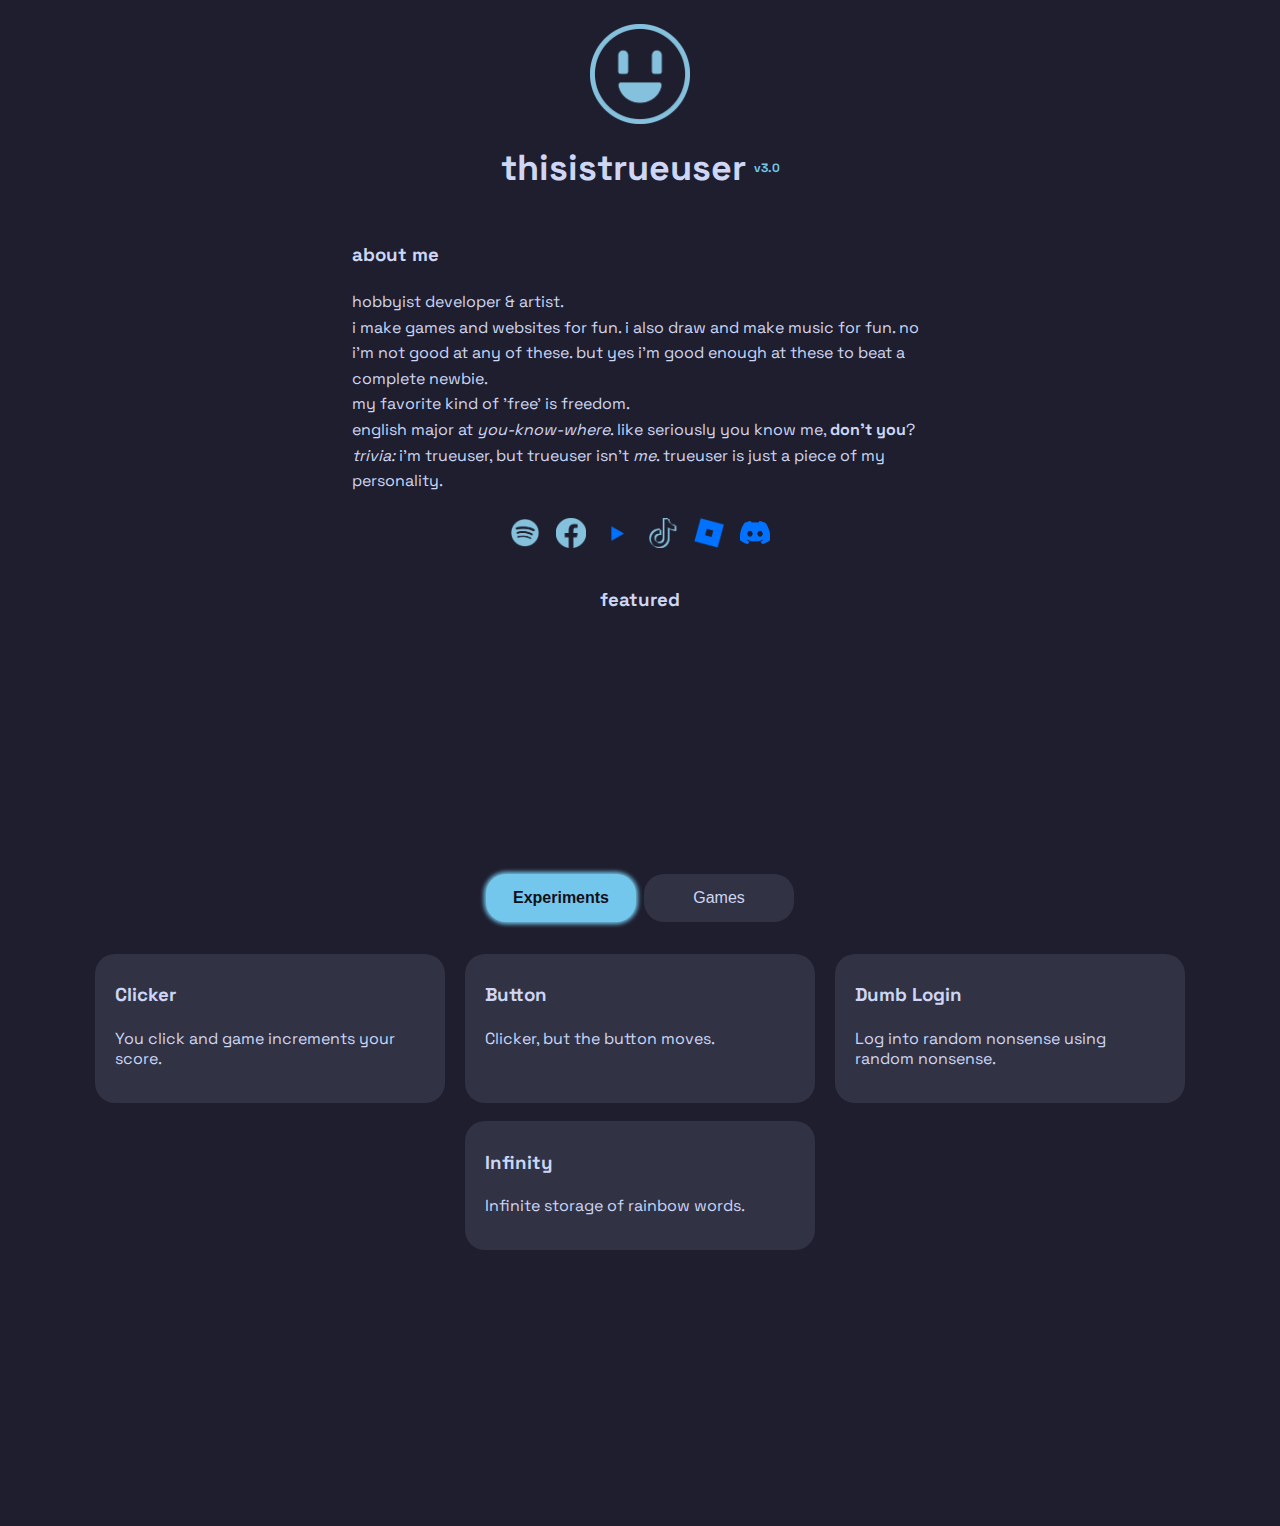
<file: index.html>
<!DOCTYPE html>
<html lang="en">
<head>
  <meta charset="UTF-8" />
  <meta name="viewport" content="width=device-width, initial-scale=1.0" />
  <title>thisistrueuser</title>
  <link rel="icon" href="/truef.png" id="icon" />
  <link rel="stylesheet" href="./style.css" />
</head>
<body>
  <main>
    <section id="about">
      <img src="truef.png" id="icon" onclick="playTomSound()" alt="trueuser avatar" height="100" width="100" />
      <audio id="tom" src="/tom.mp3" preload="auto"></audio>
      <header>
        <h1>
          thisistrueuser 
          <a href="/updates" class="version">v3.0</a>
        </h1>
      </header>
<div id="intro">
  <h3 id="thisistrueuser">about me</h3>
  hobbyist developer &amp; artist.<br>
  i make games and websites for fun. i also draw and make music for fun. no i’m not good at any of these. but yes i’m good enough at these to beat a complete newbie.<br>
  my favorite kind of 'free' is freedom.<br>
  english major at <em>you-know-where</em>. like seriously you know me, <strong>don’t you</strong>?<br>
  <em>trivia:</em> i’m trueuser, but trueuser isn’t <em>me</em>. trueuser is just a piece of my personality.
</div>
      <div id="socials">
        <a href="https://open.spotify.com/artist/2CdAaUHnsANywMCur3fBWU?si=M23_sSGZT_yMWt11JUipRA"><img src="/spotify.png" alt="Spotify" height="30" width="30" /></a>
        <a href="https://facebook.com/istrueuser"><img src="/facebook.png" alt="Facebook" height="30" width="30" /></a>
        <a href="https://youtube.com/thisistrueuser"><img src="/youtube.png" alt="YouTube" height="30" width="30" /></a>
        <a href="https://tiktok.com/@istrueuer"><img src="/tiktok.png" alt="TikTok" height="30" width="30" /></a>
        <a href="https://roblox.com/groups/8911797/trueusers-room#!/"><img src="/roblox.png" alt="Roblox" height="30" width="30" /></a>
        <a href="/discord"><img src="/disc.png" alt="Discord" height="30" width="30" /></a>
      </div>
          <h3>featured</h3>
        <div id="socials">
<iframe style="border-radius:12px" src="https://open.spotify.com/embed/album/5tGALJlcFVIVWscPeKa6l5?utm_source=generator" width="100%" height="152" frameBorder="0" allowfullscreen="" allow="autoplay; clipboard-write; encrypted-media; fullscreen; picture-in-picture" loading="lazy"></iframe>
        </div>
    </section>

<section id="projects">
  <div id="project-nav">
    <button id="expBtn" class="button active">Experiments</button>
    <button id="gamesBtn" class="button">Games</button>
  </div>
 <div class="slide-container">
  <div class="slider">
  <div id="experiments" class="card-grid">
    <a href="/clicker" class="card">
      <div><h3>Clicker</h3><p>You click and game increments your score.</p></div>
    </a>
    <a href="/button" class="card">
      <div><h3>Button</h3><p>Clicker, but the button moves.</p></div>
    </a>
    <a href="/login" class="card">
      <div><h3>Dumb Login</h3><p>Log into random nonsense using random nonsense.</p></div>
    </a>
    <a href="/inf" class="card">
      <div><h3>Infinity</h3><p>Infinite storage of rainbow words.</p></div>
    </a>
  </div>

  <div id="games" class="card-grid">
    <a href="/tank" class="card">
      <div><h3>the tankening</h3><p>Web-based Artillery game using PixiJS. (wip)</p></div>
    </a>
    <a href="/discord" class="card">
      <div><h3>BLEP<span class="highlight">Y</span></h3><p>Cave divers when uh... Join the Discord.</p></div>
    </a>
    <a href="https://tsq.itch.io/shooter" class="card">
      <div><h3>The Ultimate Shooting Game</h3><p>Ever wanted to shoot angry red blobs?</p></div>
    </a>
    <a href="https://tsq.itch.io/simdotexe" class="card">
      <div><h3>simulation.exe</h3><p>Short surreal adventure made in PowerPoint.</p></div>
    </a>
    <a href="https://tsq.itch.io/blepyjam" class="card">
      <div><h3>Blepy's Adventure</h3><p>Puzzle-platformer with a friend! For GMC Jam 46.</p></div>
    </a>
  </div>
    </div>
    </div>
</section>

  </main>

  <script>
    const expBtn = document.getElementById("expBtn");
    const gamesBtn = document.getElementById("gamesBtn");
    const experiments = document.getElementById("experiments");
    const games = document.getElementById("games");
      
expBtn.onclick = () => {
  document.querySelector(".slider").style.transform = "translateX(0%)";
  expBtn.classList.add("active");
  gamesBtn.classList.remove("active");
};

gamesBtn.onclick = () => {
  document.querySelector(".slider").style.transform = "translateX(-50%)";
  gamesBtn.classList.add("active");
  expBtn.classList.remove("active");
};

// Default view
expBtn.click();
      
      let man = document.cookie;
if (man == "null_medal=true") {document.getElementById("icon").href = "/trueg.png";}
      
let tomBuffer = null;

async function playTomSound() {
  const AudioCtx = window.AudioContext || window.webkitAudioContext;
  const audioCtx = new AudioCtx();

  if (audioCtx.state === 'suspended') await audioCtx.resume();

  if (!tomBuffer) {
    const res = await fetch('/tom.mp3');
    const arrayBuf = await res.arrayBuffer();
    tomBuffer = await audioCtx.decodeAudioData(arrayBuf);
  }

  const source = audioCtx.createBufferSource();
  source.buffer = tomBuffer;
  source.playbackRate.value = Math.random()/2 + 0.5;
  source.connect(audioCtx.destination);
  source.start(0);
}
  </script>
</body>
</html>

<div style="height: 200px; display: flex; justify-content: center; align-items: flex-end; padding-bottom: 50px;">
</div>
</file>
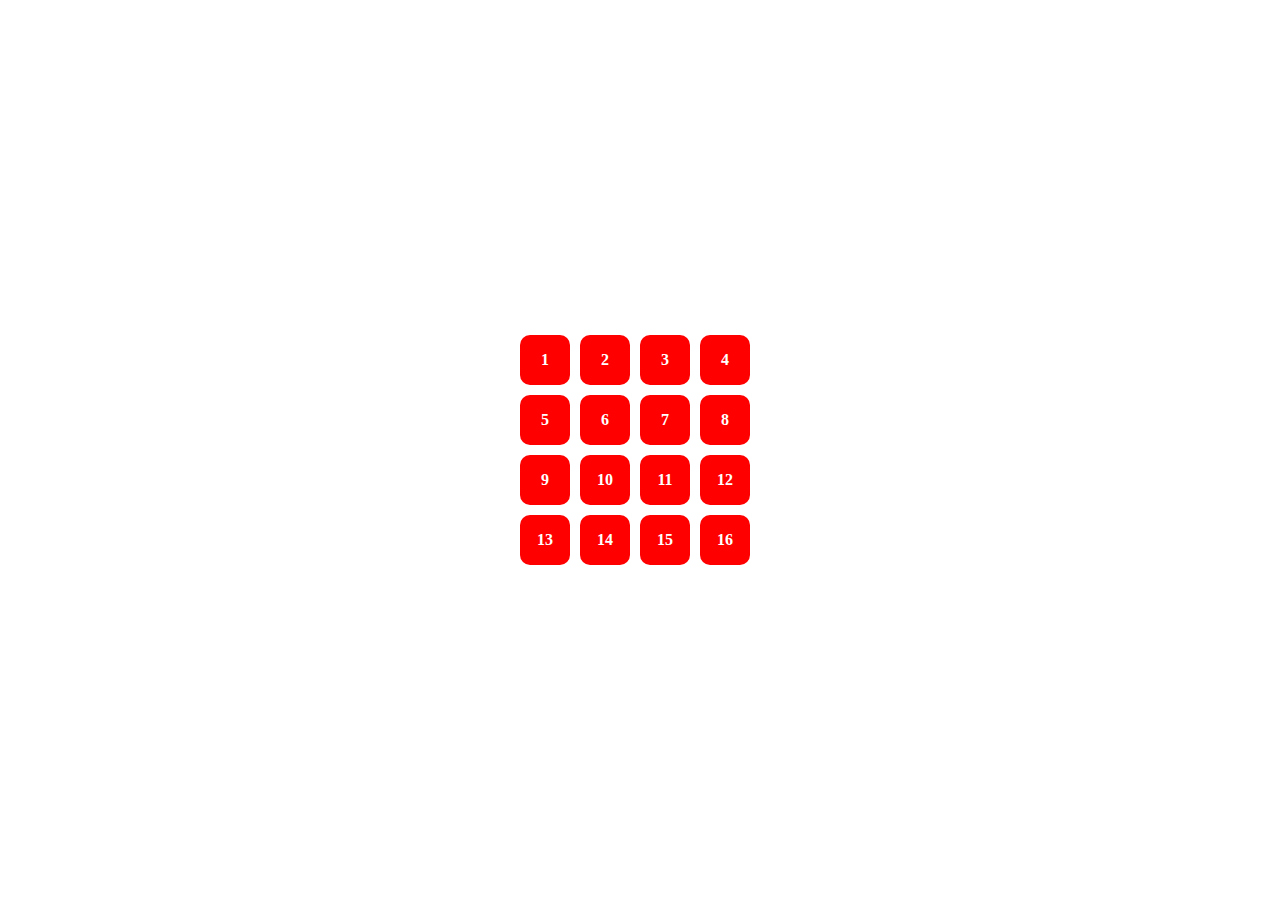
<file: boxes/index.html>
<!DOCTYPE html>
<html>
<head>
  <title>Colorful Boxes</title>
  <style>
    body {
      display: flex;
      justify-content: center;
      align-items: center;
      height: 100vh;
      margin: 0;
    }

    .box-container {
      display: flex;
      flex-wrap: wrap;
      width: 250px;
    }

    .box {
      position: relative;
      width: 50px;
      height: 50px;
      background-color: red;
      margin: 5px;
      display: flex;
      justify-content: center;
      align-items: center;
      cursor: pointer;
      border-radius: 10px;
      color: white;
      font-weight: bold;
    }

    .box.green {
      background-color: green;
    }

    .box.green.animate {
      animation: colorChange 1s;
    }

    @keyframes colorChange {
      from {
        background-color: red;
      }
      to {
        background-color: green;
      }
    }
  </style>
</head>
<body>
  <div class="box-container" id="container">
    <!-- Generate the 4x4 grid of boxes -->
    <script>
      // Function to create a new box
      function createBox(index) {
        const box = document.createElement('div');
        box.classList.add('box');
        box.addEventListener('click', toggleColor);
        box.innerText = index + 1;
        return box;
      }

      // Function to toggle the color of a box
      function toggleColor() {
        this.classList.toggle('green');
        this.classList.toggle('animate');
        updateCookie();
      }

      // Function to update the cookie with the current state
      function updateCookie() {
        const boxes = Array.from(document.querySelectorAll('.box'));
        const colors = boxes.map(box => box.classList.contains('green') ? '1' : '0');
        document.cookie = `boxColors=${colors.join('')}`;
      }

      // Function to load the saved state from the cookie
      function loadStateFromCookie() {
        const cookies = document.cookie.split(';');
        const cookie = cookies.find(cookie => cookie.trim().startsWith('boxColors='));
        if (cookie) {
          const colors = cookie.split('=')[1];
          const boxes = Array.from(document.querySelectorAll('.box'));
          boxes.forEach((box, index) => {
            box.classList.toggle('green', colors.charAt(index) === '1');
          });
        }
      }

      // Generate the grid of boxes
      const container = document.getElementById('container');
      for (let i = 0; i < 16; i++) {
        container.appendChild(createBox(i));
      }

      // Load the saved state when the page loads
      loadStateFromCookie();
    </script>
  </div>
</body>
</html>
</file>
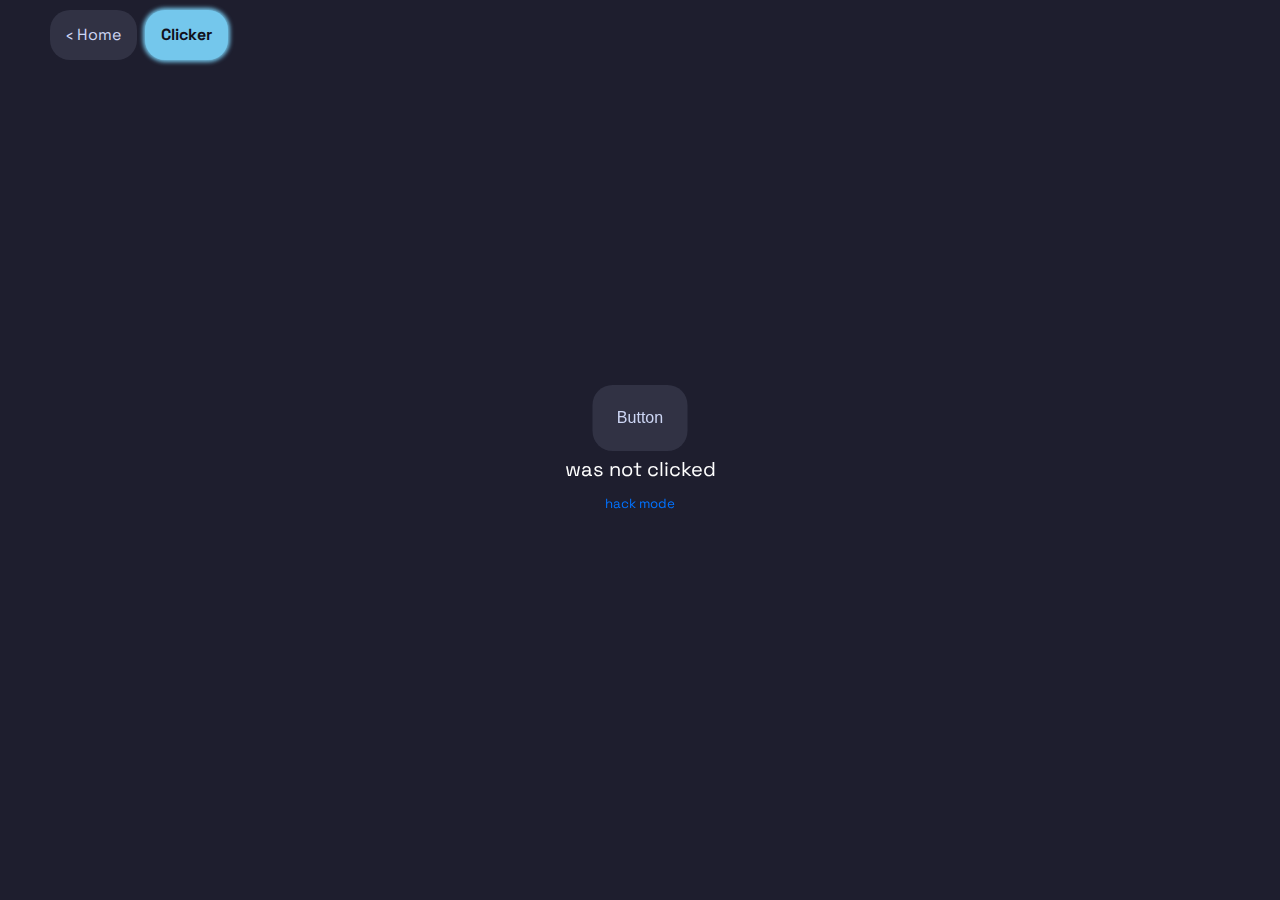
<file: clicker/index.html>
<!DOCTYPE html>
<html lang="en">
<head>
  <meta charset="UTF-8">
  <meta name="viewport" content="width=device-width, initial-scale=1.0">
  <meta property="og:title" content="Clicker" />
  <meta property="og:description" content="You click and it counts." />
  <meta property="og:image" content="https://trueuser.is-a.dev/truef.png" />
  <meta name="theme-color" content="#2f3136">
  <link rel="icon" id="icon" href="/truef.png">
  <link rel="stylesheet" href="/style.css">
  <title>Clicker - thisistrueuser</title>
  <style>
    .button2 {
      font-family: Varela;
      background-color: transparent;
      border: none;
      color: #0072FF;
      cursor: pointer;
    }
    .button2:active {
      text-shadow: 0 0 10px rgba(0, 114, 255, 0.7);
    }
    #demo {
      font-size: 20px;
      text-align: center;
      position: fixed;
      top: 50%;
      left: 50%;
      transform: translate(-50%, -50%);
      color: white;
    }
      #click{
            border: none;
          padding: 24px 24px;
      }
  </style>
</head>
<body>

  <nav>
    <a href="/" class="button">‹ Home</a>
    <a class="active button">Clicker</a>
  </nav>

  <div id="demo">
    <button onclick="sus()" class="button" id="click">Button</button><br>
    was not clicked<br>
    <button onclick="eh()" class="button2">hack mode</button>
  </div>

  <script>
    let Count = 0;

    function sus() {
      Count++;
      const timesText = Count === 1 ? 'once' : `${Count} times`;
      document.getElementById("demo").innerHTML = `
        <button onclick="sus()" class="button" id="click">Button</button><br>
        was clicked ${timesText}<br>
        <button onclick="eh()" class="button2">hack mode</button>`;
    }

    function mathRandomInt(a, b) {
      if (a > b) [a, b] = [b, a];
      return Math.floor(Math.random() * (b - a + 1) + a);
    }

    function eh() {
      document.getElementById("demo").innerHTML = `
        you lost ${mathRandomInt(99999999999, 9999999999999999999999999)} brain cells falling for this<br>
        <button onclick="Count = 0; non()" class="button2">reset</button>`;
    }

    function non() {
      document.getElementById("demo").innerHTML = `
        <button onclick="sus()" class="button" id="click">Button</button><br>
        was not clicked<br>
        <button onclick="eh()" class="button2">hack mode</button>`;
    }

    if (document.cookie.includes("null_medal=true")) {
      document.getElementById("icon").href = "/trueg.png";
    }
  </script>
</body>
</html>
</file>
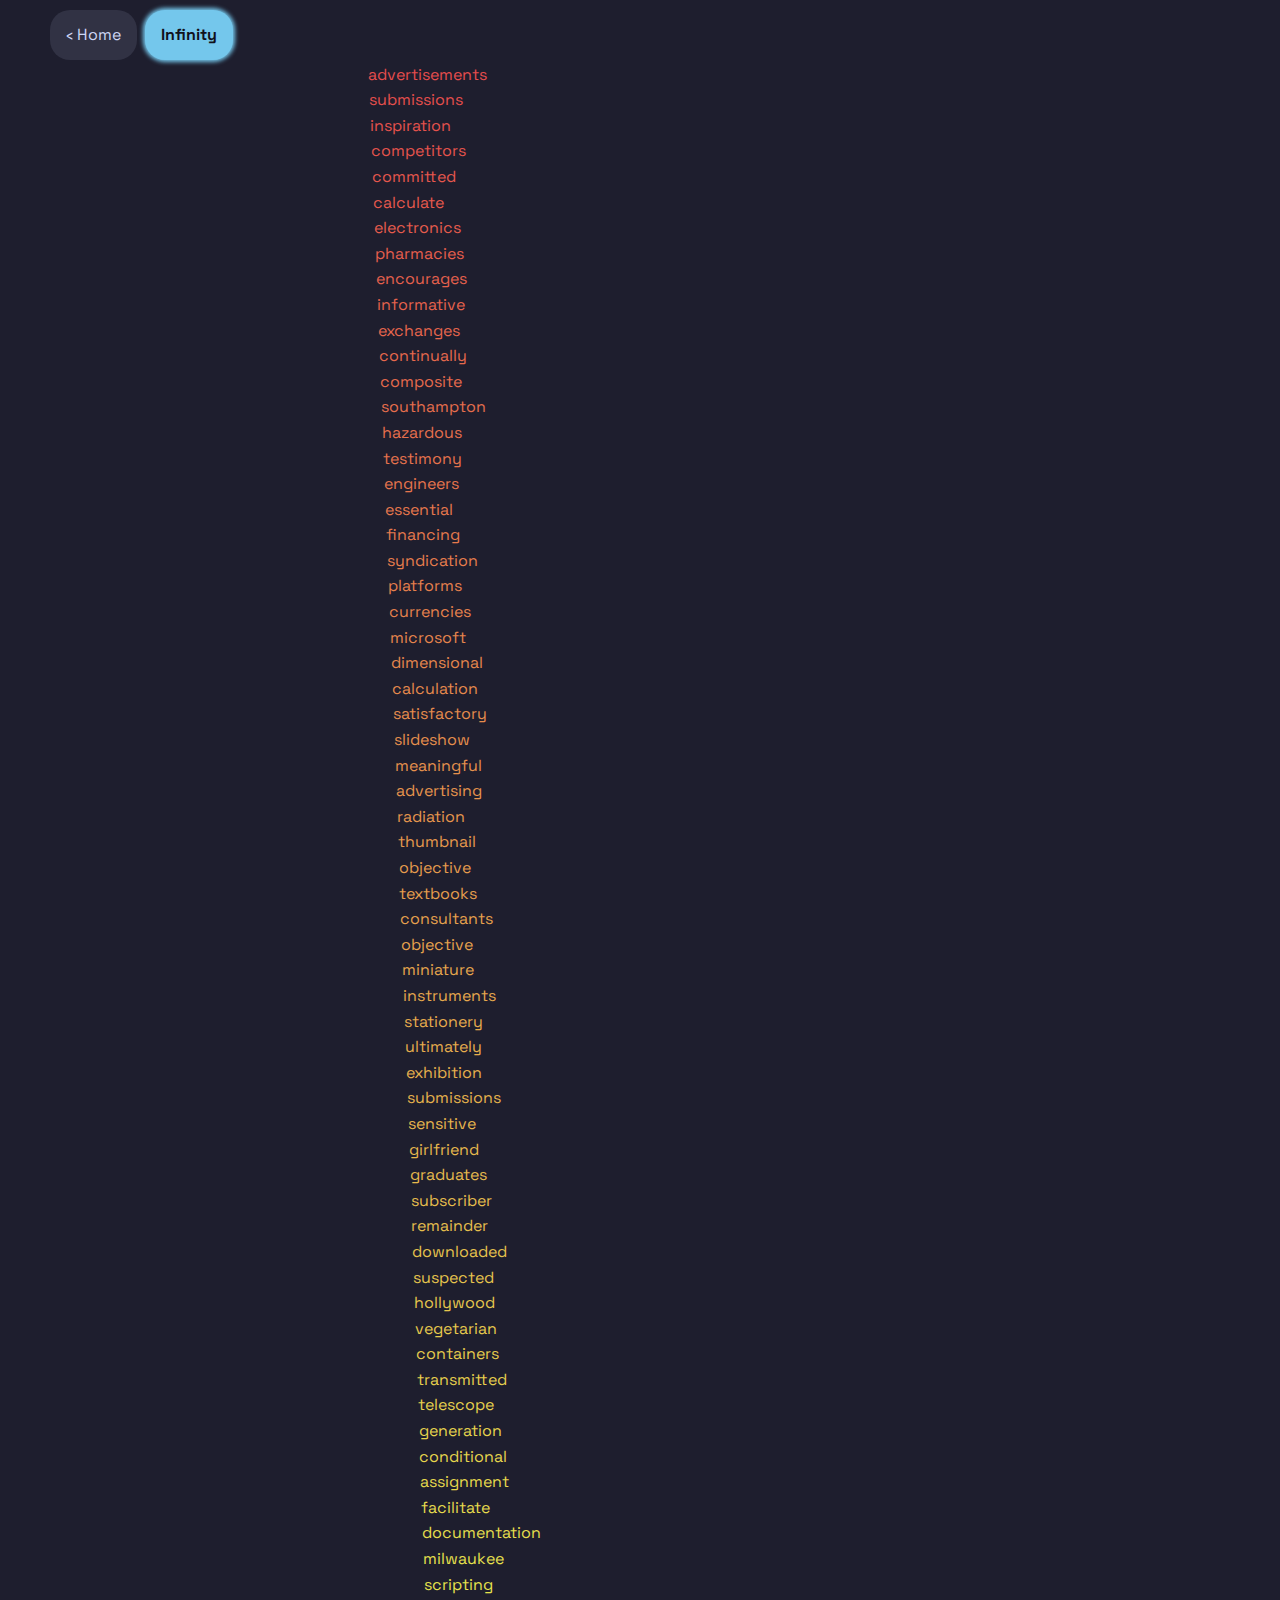
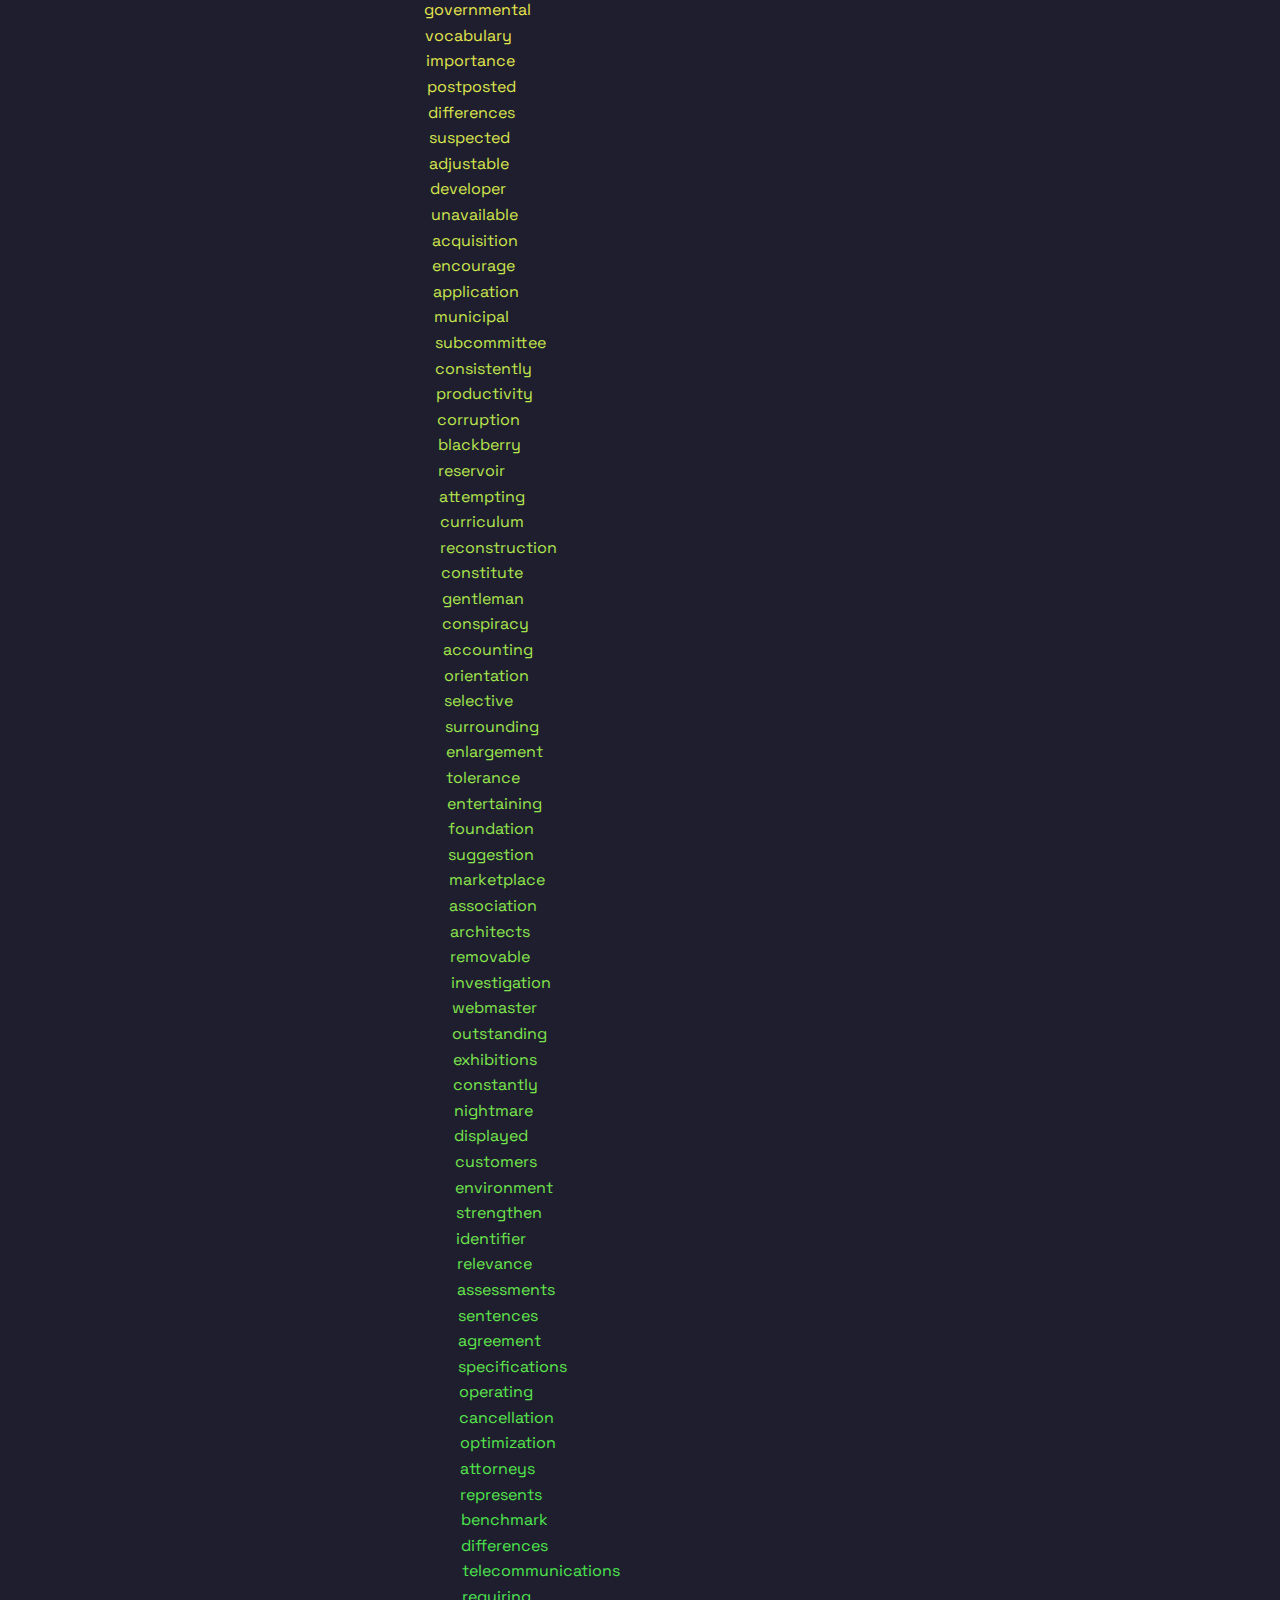
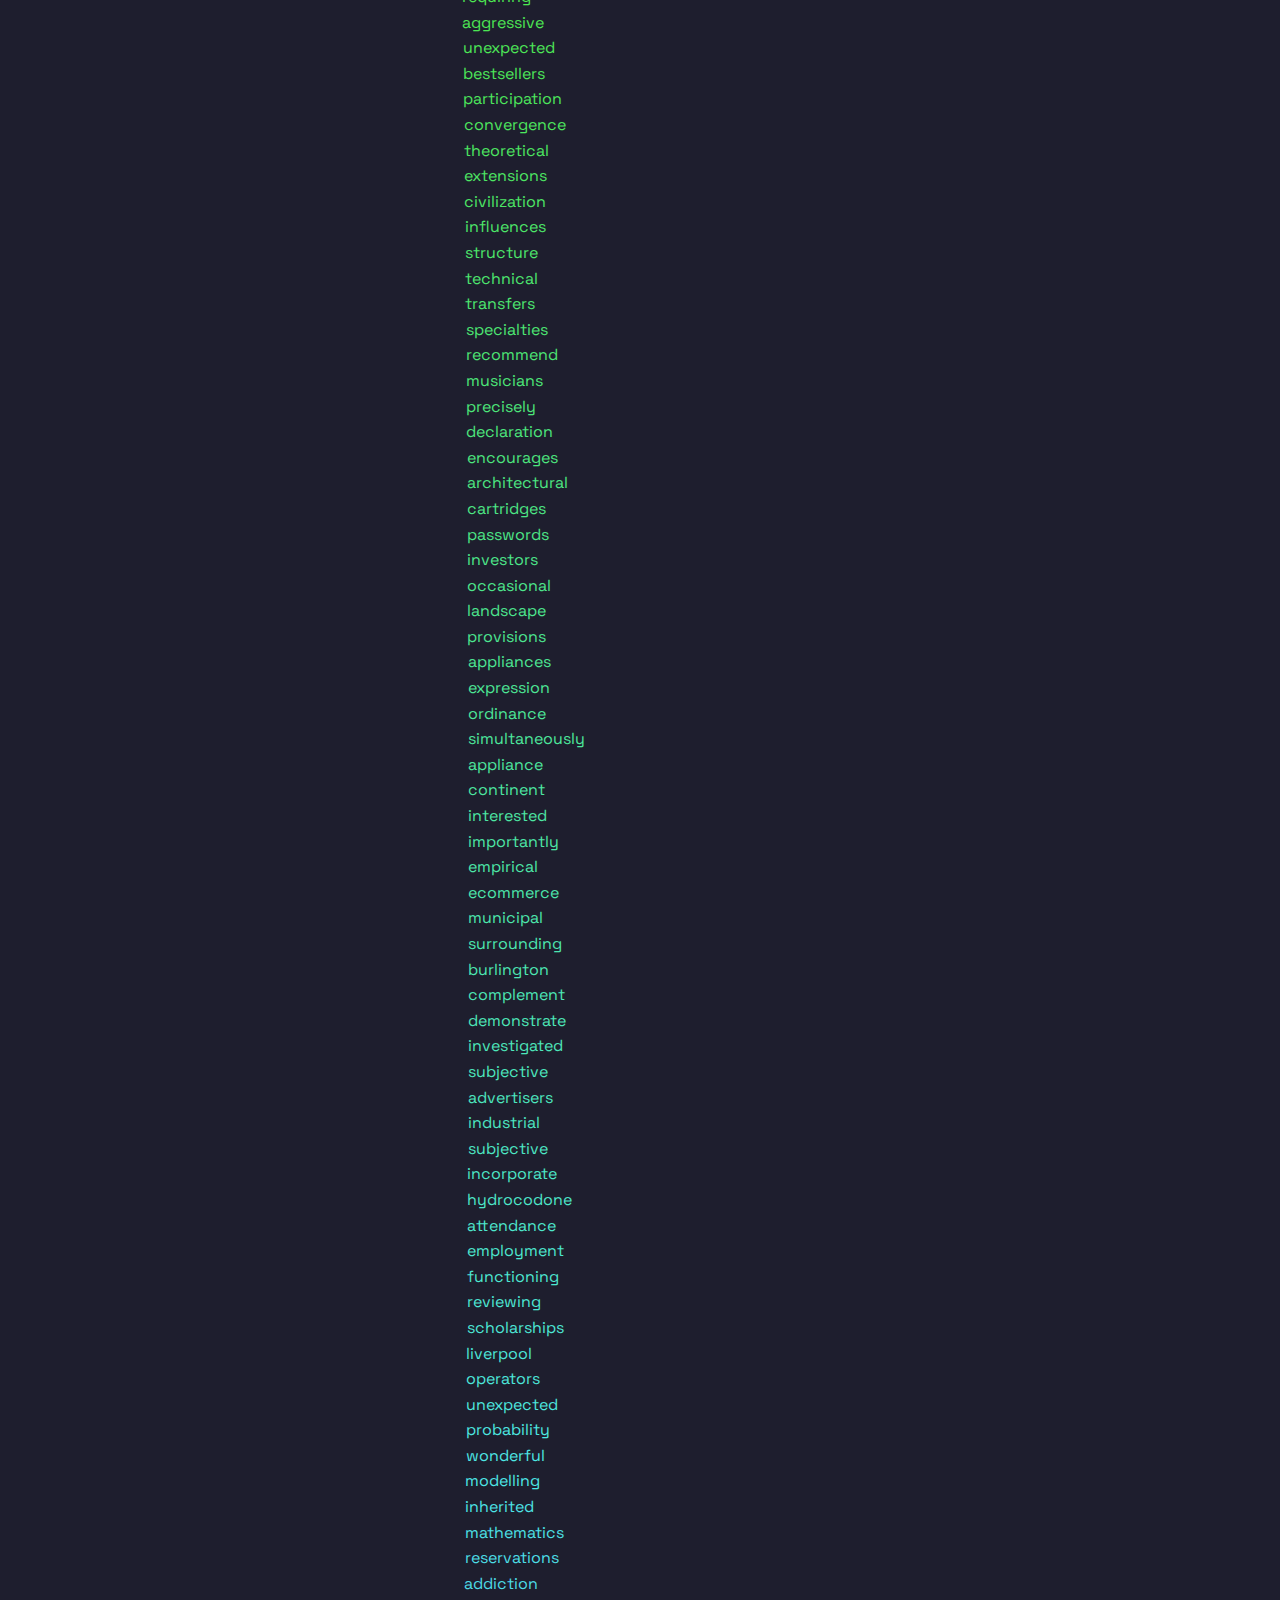
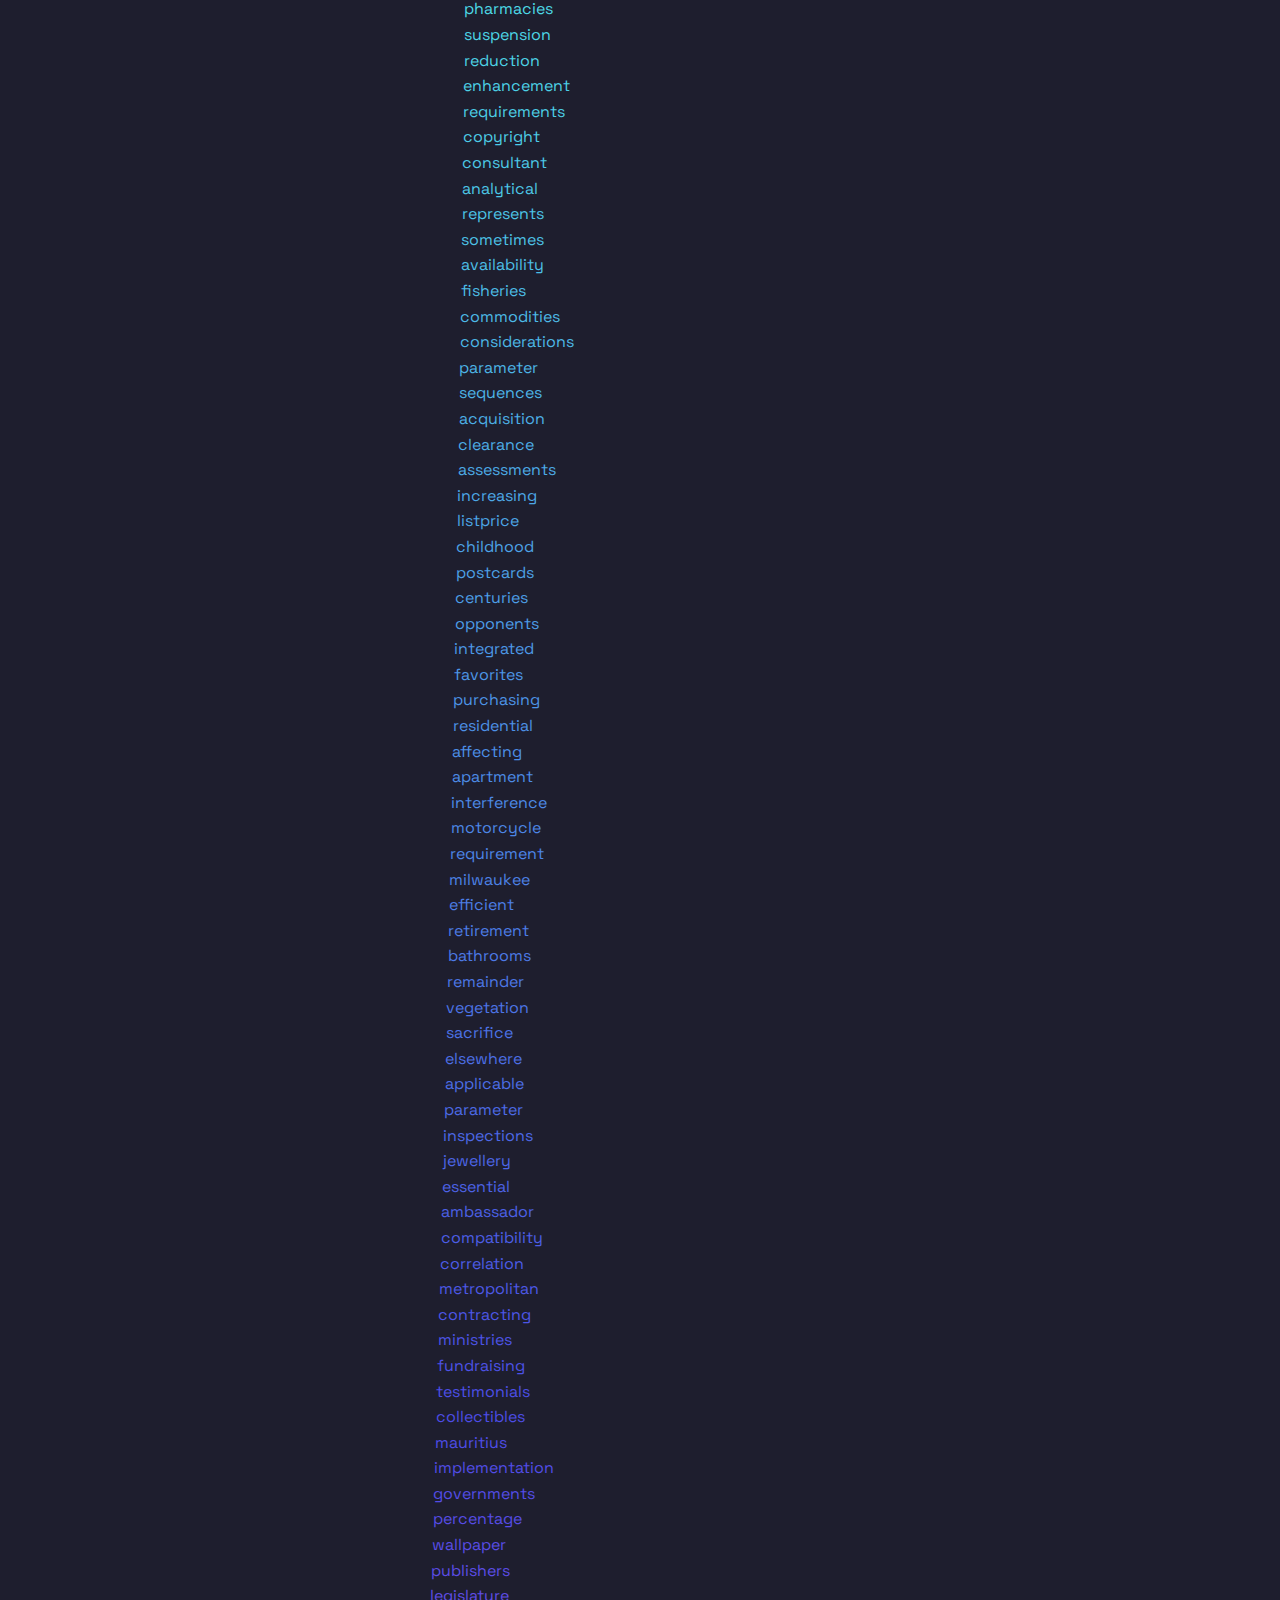
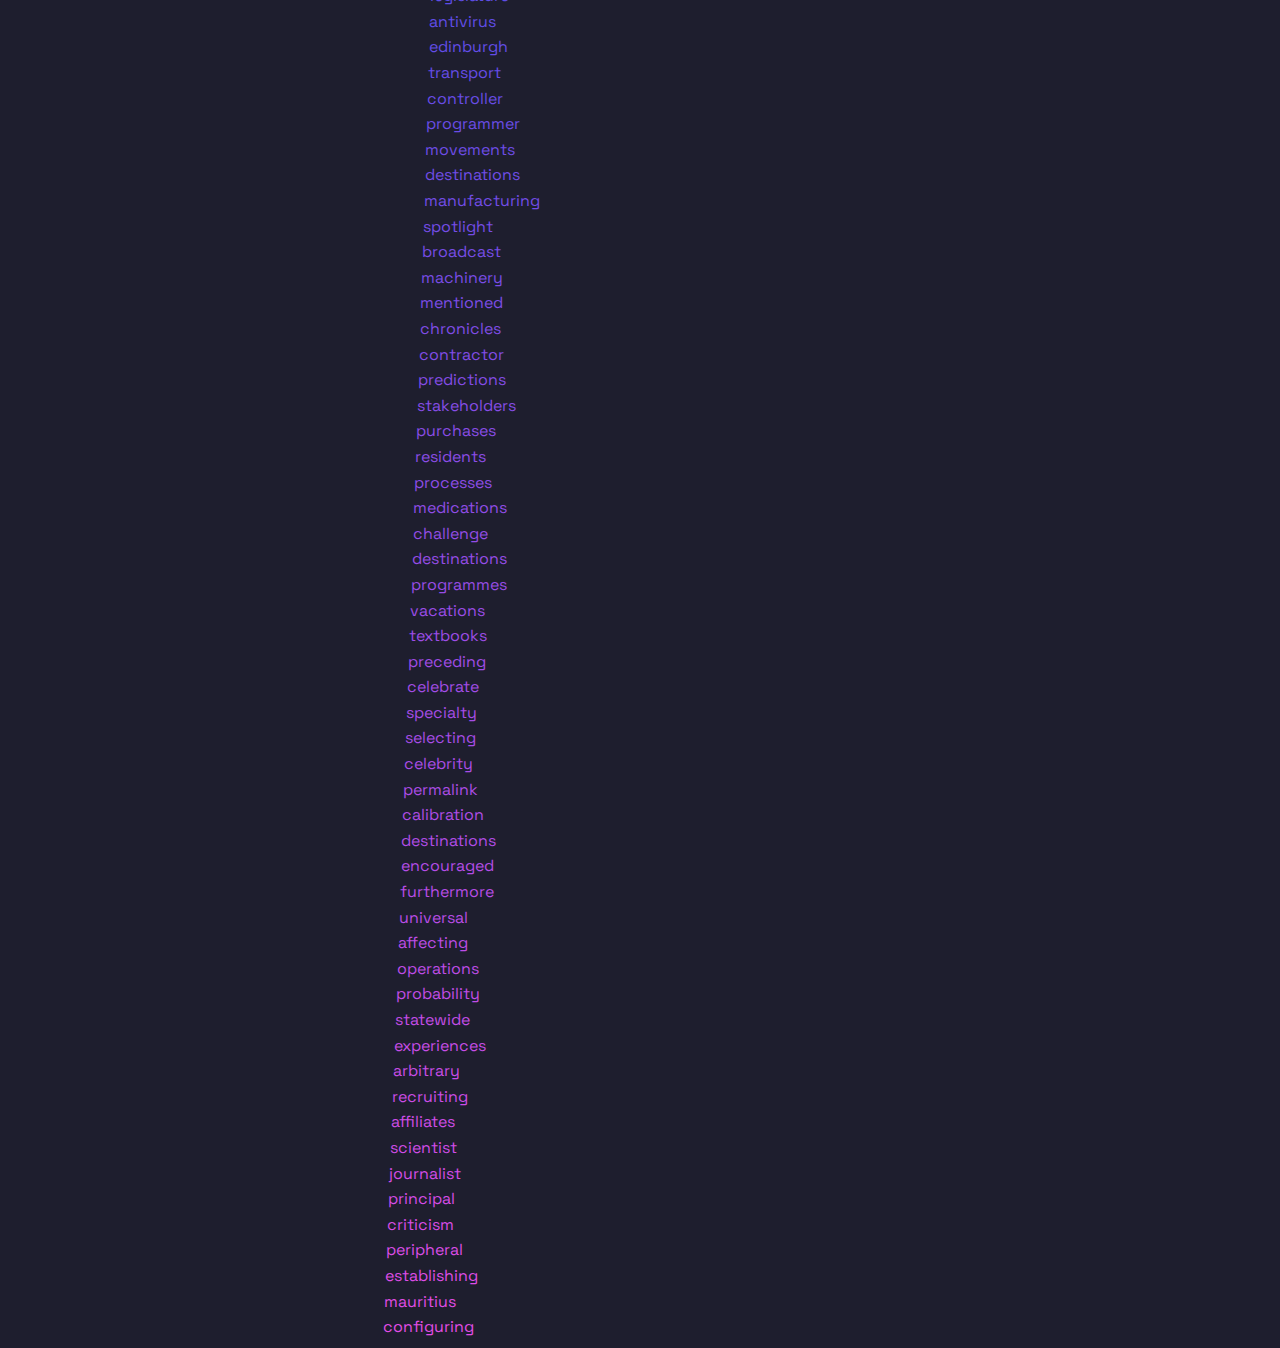
<file: inf/index.html>
<!DOCTYPE html>
<html lang="en">
<head>
    <meta charset="UTF-8" />
    <meta name="viewport" content="width=device-width, initial-scale=1.0" />
    <title>Infinity - thisistrueuser</title>
    <link rel="icon" id="icon" href="/truef.png" />
    <link rel="stylesheet" href="/style.css">
</head>
<body>
    <nav>
        <a href="/" class="button">‹ Home</a>
        <a class="active button">Infinity</a>
    </nav>

    <div id="word-container"></div>

    <script>
        const list = "information available copyright university management international development education community technology following resources including directory government department description insurance different categories conditions accessories september questions application financial equipment performance experience important activities additional something professional committee washington california reference companies computers president australia discussion entertainment agreement marketing association collection solutions electronics technical microsoft conference environment statement downloads applications requirements individual subscribe everything production commercial advertising treatment newsletter knowledge currently construction registered protection engineering published corporate customers materials countries standards political advertise environmental availability employment commission administration institute sponsored electronic condition effective organization selection corporation executive necessary according particular facilities opportunities appropriate statistics investment christmas registration furniture wednesday structure distribution industrial potential responsible communications associated foundation documents communication independent operating developed telephone population navigation operations therefore christian understand publications worldwide connection publisher introduction properties accommodation excellent opportunity assessment especially interface operation restaurants beautiful locations significant technologies manufacturer providing authority considered programme enterprise educational employees alternative processing responsibility resolution publication relations photography components assistance completed organizations otherwise transportation disclaimer membership recommended background character maintenance functions trademarks phentermine submitted television interested throughout established programming regarding instructions increased understanding beginning associates instruments businesses specified restaurant procedures relationship traditional sometimes themselves transport interesting evaluation implementation galleries references presented literature respective definition secretary networking australian magazines francisco individuals guidelines installation described attention difference regulations certificate directions documentation automotive successful communities situation publishing emergency developing determine temperature announcements historical ringtones difficult scientific satellite particularly functional monitoring architecture recommend dictionary accounting manufacturing professor generally continued techniques permission generation component guarantee processes interests paperback classifieds supported competition providers characters thousands apartments generated administrative practices reporting essential affiliate immediately designated integrated configuration comprehensive universal presentation languages compliance improvement pennsylvania challenge acceptance strategies affiliates multimedia certified computing interactive procedure leadership religious breakfast developer approximately recommendations comparison automatically minnesota adventure institutions assistant advertisement headlines yesterday determined wholesale extension statements completely electrical applicable manufacturers classical dedicated direction basketball wisconsin personnel identified professionals advantage newsletters estimated anonymous miscellaneous integration interview framework installed massachusetts associate frequently discussions laboratory destination intelligence specifications tripadvisor residential decisions industries partnership editorial expression provisions principles suggestions replacement strategic economics compatible apartment netherlands consulting recreation participants favorites translation estimates protected philadelphia officials contained legislation parameters relationships tennessee representative frequency introduced departments residents displayed performed administrator addresses permanent agriculture constitutes portfolio practical delivered collectibles infrastructure exclusive originally utilities philosophy regulation reduction nutrition recording secondary wonderful announced prevention mentioned automatic healthcare maintained increasing connected directors participation containing combination amendment guaranteed libraries distributed singapore enterprises convention principal certification previously buildings household batteries positions subscription contemporary panasonic permalink signature provision certainly newspaper liability trademark trackback americans promotion conversion reasonable broadband influence importance webmaster prescription specifically represent conservation louisiana javascript marketplace evolution certificates objectives suggested concerned structures encyclopedia continuing interracial competitive suppliers preparation receiving accordance discussed elizabeth reservations playstation instruction annotation differences establish expressed paragraph mathematics compensation conducted percentage mississippi requested connecticut personals immediate agricultural supporting collections participate specialist experienced investigation institution searching proceedings transmission characteristics experiences extremely verzeichnis contracts concerning developers equivalent chemistry neighborhood variables continues curriculum psychology responses circumstances identification appliances elementary unlimited printable enforcement hardcover celebrity chocolate hampshire bluetooth controlled requirement authorities representatives pregnancy biography attractions transactions authorized retirement financing efficiency efficient commitment specialty interviews qualified discovery classified confidence lifestyle consistent clearance connections inventory converter organisation objective indicated securities volunteer democratic switzerland parameter processor dimensions contribute challenges recognition submission encourage regulatory inspection consumers territory transaction manchester contributions continuous resulting cambridge initiative execution disability increases contractor examination indicates committed extensive affordable candidate databases outstanding perspective messenger tournament consideration discounts catalogue publishers caribbean reservation remaining depending expansion purchased performing collected absolutely featuring implement scheduled calculator significantly temporary sufficient awareness vancouver contribution measurement constitution packaging consultation northwest classroom democracy wallpaper merchandise resistance baltimore candidates charlotte biological transition preferences instrument classification physician hollywood wikipedia spiritual photographs relatively satisfaction represents pittsburgh preferred intellectual comfortable interaction listening effectively experimental revolution consolidation landscape dependent mechanical consultants applicant cooperation acquisition implemented directories recognized notification licensing textbooks diversity cleveland investments accessibility sensitive templates completion universities technique contractors subscriptions calculate alexander broadcast converted anniversary improvements specification accessible accessory typically representation arrangements conferences uniprotkb consumption birmingham afternoon consultant controller ownership committees legislative researchers unsubscribe molecular residence attorneys operators sustainable philippines statistical innovation employers definitions elections stainless newspapers hospitals exception successfully indonesia primarily capabilities recommendation recruitment organized improving expensive organisations explained programmes expertise mechanism jewellery eventually agreements considering innovative conclusion disorders collaboration detection formation engineers proposals moderator tutorials settlement collectables fantastic governments purchasing appointed operational corresponding descriptions determination animation productions telecommunications instructor approaches highlights designers melbourne scientists blackjack argentina possibility commissioner dangerous reliability unfortunately respectively volunteers attachment appointment workshops hurricane represented mortgages responsibilities carefully productivity investors underground diagnosis principle vacations calculated appearance incorporated notebooks algorithm valentine involving investing christopher admission terrorism parliament situations allocated corrections structural municipal describes disabilities substance prohibited addressed simulation initiatives concentration interpretation bankruptcy optimization substances discovered restrictions participating exhibition composition nationwide definitely existence commentary limousines developments immigration destinations necessarily attribute apparently surrounding mountains popularity postposted coordinator obviously fundamental substantial progressive championship sacramento impossible depression testimonials memorabilia cartridge explanation cincinnati subsection electricity permitted workplace confirmed wallpapers infection eligibility involvement placement observations vbulletin subsequent motorcycle disclosure establishment presentations undergraduate occupation donations associations citysearch radiation seriously elsewhere pollution conservative guestbook effectiveness demonstrate atmosphere experiment purchases federation assignment chemicals everybody nashville counseling acceptable satisfied measurements milwaukee medication warehouse shareware violation configure stability southwest institutional expectations independence metabolism personally excellence somewhere attributes recognize screening thumbnail forgotten intelligent edinburgh obligation regardless restricted republican merchants attendance arguments amsterdam adventures announcement appreciate regularly mechanisms customize tradition indicators emissions physicians complaint experiments afghanistan scholarship governance supplements camcorder implementing ourselves conversation capability producing precision contributed reproduction ingredients franchise complaints promotions rehabilitation maintaining environments reception correctly consequences geography appearing integrity discrimination processed implications functionality intermediate emotional platforms overnight geographic preliminary districts introduce promotional chevrolet specialists generator suspension correction authentication communicate supplement showtimes promoting machinery bandwidth probability dimension schedules admissions quarterly illustrated continental alternate achievement limitations automated passenger convenient orientation childhood flexibility jurisdiction displaying encouraged cartridges declaration automation advantages preparing recipient extensions athletics southeast alternatives determining personalized conditioning partnerships destruction increasingly migration basically conventional applicants occupational adjustment treatments camcorders difficulty collective coalition enrollment producers collector interfaces advertisers representing observation restoration convenience returning opposition container defendant confirmation supervisor peripherals bestsellers departure minneapolis interactions intervention attraction modification customized understood assurance happening amendments metropolitan compilation verification attractive recordings jefferson gardening obligations orchestra polyphonic outsourcing adjustable allocation discipline demonstrated identifying alphabetical dispatched installing voluntary photographer messaging constructed additions requiring engagement refinance calendars arrangement conclusions bibliography compatibility furthermore cooperative measuring jacksonville headquarters transfers transformation attachments administrators personality facilitate subscriber priorities bookstore parenting incredible commonwealth pharmaceutical manhattan workforce organizational portuguese everywhere discharge halloween hazardous methodology housewares reputation resistant democrats recycling qualifications slideshow variation transferred photograph distributor underlying wrestling photoshop gathering projection mathematical specialized diagnostic indianapolis corporations criticism automobile confidential statutory accommodations northeast downloaded paintings injection yorkshire populations protective initially indicator eliminate sunglasses preference threshold venezuela exploration sequences astronomy translate announces compression establishing constitutional perfectly instantly litigation submissions broadcasting horizontal terrorist informational ecommerce suffering prospective ultimately artificial spectacular coordination connector affiliated activation naturally subscribers mitsubishi underwear potentially constraints inclusive dimensional considerable selecting processors pantyhose difficulties complexity constantly barcelona presidential documentary territories palestinian legislature hospitality procurement theoretical exercises surveillance protocols highlight substitute inclusion hopefully brilliant evaluated assignments termination households authentic montgomery architectural louisville macintosh movements amenities virtually authorization projector comparative psychological surprised genealogy expenditure liverpool connectivity algorithms similarly collaborative excluding commander suggestion spotlight investigate connecting logistics proportion significance symposium essentials protecting transmitted screenshots intensive switching correspondence supervision expenditures separation testimony celebrities mandatory boundaries syndication celebration filtering luxembourg offensive deployment colleagues separated directive governing retailers occasionally attending recruiting instructional traveling permissions biotechnology prescribed catherine reproduced calculation consolidated occasions equations exceptional respondents considerations queensland musicians composite unavailable essentially designing assessments brunswick sensitivity preservation streaming intensity technological syndicate antivirus addressing discounted bangladesh constitute concluded desperate demonstration governmental manufactured graduation variations addiction springfield synthesis undefined unemployment enhancement newcastle performances societies brazilian identical petroleum norwegian retention exchanges soundtrack wondering profession separately physiology collecting participant scholarships recreational dominican friendship expanding provincial investigations medications rochester advertiser encryption downloadable sophisticated possession laboratories vegetables thumbnails stockings respondent destroyed manufacture wordpress vulnerability accountability celebrate accredited appliance compressed scheduling perspectives mortality christians therapeutic impressive accordingly architect challenging microwave accidents relocation contributors violations temperatures competitions discretion cosmetics repository concentrations christianity negotiations realistic generating christina congressional photographic modifications millennium achieving fisheries exceptions reactions macromedia companion divisions additionally fellowship victorian copyrights lithuania mastercard chronicles obtaining distribute decorative enlargement campaigns conjunction instances indigenous validation corruption incentives cholesterol differential scientist starsmerchant arthritis nevertheless practitioners transcript inflation compounds contracting structured reasonably graduates recommends controlling distributors arlington particles extraordinary indicating coordinate exclusively limitation widescreen illustration construct inquiries inspiration affecting downloading aggregate forecasts complicated shopzilla decorating expressions shakespeare connectors conflicts travelers offerings incorrect furnishings guatemala perception renaissance pathology ordinance photographers infections configured festivals possibilities contributing analytical circulation assumption jerusalem transexuales invention technician executives enquiries cognitive exploring registrar supporters withdrawal predicted saskatchewan cancellation ministers veterinary prostores relevance incentive butterfly mechanics numerical reflection accompanied invitation princeton spirituality meanwhile proprietary childrens thumbzilla porcelain pichunter translated columnists consensus delivering journalism intention undertaken statewide semiconductor illustrations happiness substantially identifier calculations conducting accomplished calculators impression correlation fragrance neighbors transparent charleston champions selections projectors inappropriate comparing vocational pharmacies introducing appreciated albuquerque distinguished projected assumptions shareholders developmental regulated anticipated completing comparable confusion copyrighted warranties documented paperbacks keyboards vulnerable reflected respiratory notifications transexual mainstream evaluating subcommittee maternity journalists foundations volleyball liabilities decreased tolerance creativity describing lightning quotations inspector bookmarks behavioral riverside bathrooms abilities initiated nonprofit lancaster suspended containers attitudes simultaneously integrate sociology screenshot exhibitions confident retrieved officially consortium recipients delicious traditions periodically hungarian referring transform educators vegetable humanities independently alignment henderson britannica competitors visibility consciousness encounter resolutions accessing attempted witnesses administered strengthen frederick aggressive advertisements sublimedirectory disturbed determines sculpture motivation pharmacology passengers quantities petersburg consistently powerpoint obituaries punishment appreciation subsequently providence restriction incorporate backgrounds treasurer lightweight transcription complications scripting remembered synthetic testament specifics partially wilderness generations tournaments sponsorship headphones proceeding volkswagen uncertainty breakdown reconstruction subsidiary strengths encouraging furnished terrorists comparisons beneficial distributions viewpicture threatened republicans discusses responded abstracts prediction pharmaceuticals thesaurus individually battlefield literally ecological appraisal consisting submitting citations geographical mozambique disclaimers championships sheffield finishing wellington prospects bulgarian aboriginal remarkable preventing productive boulevard compliant penalties imagination refurbished activated conferencing armstrong politicians trackbacks accommodate christine accepting precipitation isolation sustained approximate programmer greetings inherited incomplete chronicle legitimate biographies investigator plaintiff prisoners mediterranean nightlife architects entrepreneur freelance excessive screensaver valuation unexpected cigarette characteristic metallica consequently appointments narrative academics quantitative screensavers subdivision distinction livestock exemption sustainability formatting nutritional nicaragua affiliation relatives satisfactory revolutionary bracelets telephony breathing thickness adjustments graphical discussing aerospace meaningful maintains shortcuts voyeurweb extending specifies accreditation blackberry meditation microphone macedonia combining instrumental organizing moderators kazakhstan standings partition invisible translations commodity kilometers thanksgiving guarantees indication congratulations cigarettes controllers consultancy conventions coordinates responding physically stakeholders hydrocodone consecutive attempting representations competing peninsula accurately considers ministries vacancies parliamentary acknowledge thoroughly nottingham identifies questionnaire qualification modelling miniature interstate consequence systematic perceived madagascar presenting troubleshooting uzbekistan centuries magnitude richardson fragrances vocabulary earthquake fundraising geological assessing introduces webmasters computational acdbentity participated handhelds answering impressed conspiracy organizer combinations preceding cumulative amplifier arbitrary prominent lexington contacted recorders occasional innovations postcards reviewing explicitly transsexual citizenship informative girlfriend bloomberg hierarchy influenced abandoned complement mauritius checklist requesting lauderdale scenarios extraction elevation utilization beverages calibration efficiently entertaining prerequisite hypothesis medicines regression enhancements renewable intersection passwords consistency collectors azerbaijan astrology occurring supplemental travelling induction precisely spreading provinces widespread incidence incidents enhancing interference palestine listprice atmospheric knowledgestorm referenced publicity proposition allowance designation duplicate criterion civilization vietnamese tremendous corrected encountered internationally surrounded creatures commented accomplish vegetarian newfoundland investigated ambassador stephanie contacting vegetation findarticles specially infectious continuity phenomenon conscious referrals differently integrating revisions reasoning charitable annotated convinced burlington replacing researcher watershed occupations acknowledged equilibrium characterized privilege qualifying estimation pediatric techrepublic institutes brochures traveller appropriations suspected benchmark beginners instructors highlighted stationery unauthorized competent contributor demonstrates gradually desirable journalist afterwards religions explosion signatures disciplines daughters conversations simplified motherboard bibliographic champagne deviation superintendent housewives influences inspections irrigation hydraulic robertson penetration conviction omissions retrieval qualities prototype importantly apparatus explaining nomination empirical dependence sexuality polyester commitments suggesting remainder privileges televisions specializing commodities motorcycles concentrate reproductive molecules refrigerator intervals sentences exclusion workstation holocaust receivers disposition navigator investigators marijuana cathedral fairfield fascinating landscapes lafayette computation cardiovascular salvation predictions accompanying selective arbitration configuring editorials sacrifice removable convergence gibraltar anthropology malpractice reporters necessity rendering hepatitis nationally waterproof specialties humanitarian invitations functioning economies alexandria bacterial undertake continuously achievements convertible secretariat paragraphs adolescent nominations cancelled introductory reservoir occurrence worcester demographic disciplinary respected portraits interpreted evaluations elimination hypothetical immigrants complimentary helicopter performer commissions powerseller graduated surprising unnecessary dramatically yugoslavia characterization likelihood fundamentals contamination endangered compromise expiration namespace peripheral negotiation opponents nominated confidentiality electoral changelog alternatively greensboro controversial recovered upgrading frontpage demanding defensive forbidden programmers monitored installations deutschland practitioner motivated smithsonian examining revelation delegation dictionaries greenhouse transparency currencies survivors positioning descending temporarily frequencies reflections municipality detective experiencing fireplace endorsement psychiatry persistent summaries looksmart magnificent colleague adaptation paintball enclosure supervisors westminster distances absorption treasures transcripts disappointed continually communist collectible entrepreneurs creations acquisitions biodiversity excitement presently mysterious librarian subsidiaries stockholm indonesian therapist promising relaxation thereafter commissioners forwarding nightmare reductions southampton organisms telescope portsmouth advancement harassment generators generates replication inexpensive receptors interventions huntington internship aluminium snowboard beastality evanescence coordinated shipments antarctica chancellor controversy legendary beautifully antibodies examinations immunology departmental terminology gentleman reproduce convicted roommates threatening spokesman activists frankfurt encourages assembled restructuring terminals simulations sufficiently conditional crossword conceptual liechtenstein translator automobiles continent longitude challenged telecharger insertion instrumentation constraint groundwater strengthening insulation infringement subjective swaziland varieties mediawiki configurations"
const words = list.split(" ");
    const container = document.getElementById("word-container");

    // --- Wave Morph Vars ---
    let wordIndex = 0;
    let currentAmplitude = 100;
    let currentFrequency = 0.01;
    let targetAmplitude = 100;
    let targetFrequency = 0.01;
    let nextMorphAt = getNextMorphIndex();

    // --- DOM Management ---
    const MAX_NODES = 800;
    const CULL_BATCH = 200;

    // --- Helpers ---
    function getNextMorphIndex() {
      return wordIndex + Math.floor(Math.random() * 301) + 500;
    }
    function pickNewWaveParams() {
      const isMobile = window.innerWidth < 768;
      const maxAmp = isMobile ? 80 : 300;
      targetAmplitude = Math.min(maxAmp, 200 + Math.random() * 100);
      targetFrequency = 0.005 + Math.random() * 0.02;
    }
    function lerp(a, b, t) {
      return a + (b - a) * t;
    }
    function getRandomWord() {
      return words[Math.floor(Math.random() * words.length)];
    }

    // --- Append Logic ---
    function appendWord() {
      const w = document.createElement("div");
      w.className = "word";
      w.textContent = getRandomWord();

      // morph parameters when needed
      if (wordIndex >= nextMorphAt) {
        pickNewWaveParams();
        nextMorphAt = getNextMorphIndex();
      }

      currentAmplitude = lerp(currentAmplitude, targetAmplitude, 0.02);
      currentFrequency = lerp(currentFrequency, targetFrequency, 0.02);

      const offset = window.innerWidth / 4;
      const marginLeft =
        Math.sin(wordIndex * currentFrequency) * currentAmplitude + offset;

      w.style.marginLeft = `${marginLeft}px`;
      const hue = wordIndex % 360;
      const saturation = Math.min(100, Math.abs(currentAmplitude) / 4 + 50);
      w.style.color = `hsl(${hue}, ${saturation}%, 60%)`;

      container.appendChild(w);
      wordIndex++;
    }

    function appendBatch(count = 100) {
      for (let i = 0; i < count; i++) {
        appendWord();
      }
      // cull old nodes if too many
      if (container.children.length > MAX_NODES) {
        for (let i = 0; i < CULL_BATCH; i++) {
          if (container.firstChild) {
            container.removeChild(container.firstChild);
          }
        }
      }
    }

    // --- Initial Fill ---
    appendBatch(300);

    // --- Scroll Handler (passive + rAF throttle) ---
    let ticking = false;
    window.addEventListener("scroll", () => {
      if (ticking) return;
      ticking = true;
      window.requestAnimationFrame(() => {
        const threshold = 3000;
        if (window.scrollY + window.innerHeight >= document.documentElement.scrollHeight - threshold) {
          appendBatch(100);
        }
        ticking = false;
      });
    }, { passive: true });
    </script>
</body>
</html>
</file>
<file: style.css>
@font-face {
  font-family: 'Varela';
  src: url("./SpaceGrotesk-VariableFont_wght.ttf");
}

:root {
  --mocha-bg: #1e1e2e;
  --mocha-text: #cdd6f4;
  --sapphire: #74c7ec;
  --surface0: #313244;
  --surface1: #45475a;
  --surface2: #585b70;
  --base: #1e1e2e;
  --mantle: #181825;
  --crust: #11111b;

--ease-back: cubic-bezier(0.3, 3, 0.7, 1);
  --fast: 0.12s;
  --slide-speed: 0.45s;
  --ease-back-slider: cubic-bezier(0.33, 1.2, 0.6, 1);
  --bounce-speed: 0.2s;
  --ease-bounce-exit: cubic-bezier(0.3, 1.8, 0.4, 1.3);
}

html {
  font-family: 'Varela', sans-serif;
  background-color: var(--mocha-bg);
  color: var(--mocha-text);
  margin: 0 auto;
  max-width: 1200px;
  padding: 0 1rem;
  scroll-behavior: smooth;
  line-height: 1.6;
}

a {
  color: var(--mocha-text);
  text-decoration: none;
}

h1 {
  font-size: 36px;
  margin-top: 0;
  margin-bottom: 0.5rem;
  display: flex;
  align-items: center;
  gap: 0.5rem;
}

header,
#about header {
  font-size: 30px;
  margin-top: 0;
}

p {
  font-size: 16px;
  line-height: 20px;
}

img {
  vertical-align: text-bottom;
  transition: transform var(--fast) var(--ease-back), background-color var(--fast), box-shadow var(--fast);
}

/* Layout */

main {
  display: flex;
  flex-direction: column;
  gap: 2rem;
}

#about {
  display: flex;
  flex-direction: column;
  align-items: center;
  gap: 1rem;
  padding: 1rem;
}

#socials {
  display: flex;
  justify-content: center;
  gap: 1rem;
  flex-wrap: wrap;
  margin-top: 0.5rem;
}

#project-nav {
  display: flex;
  justify-content: center;
  flex-wrap: wrap;
  gap: 0.5rem;
  margin-top: 1rem;
  margin-bottom: 1rem;
}

/* Fixed card-grid with proper flex behavior */
.card-grid {
  display: flex;
  flex-wrap: wrap;
  justify-content: center;
  align-items: stretch; /* Ensures equal height cards */
  gap: 1rem;
  margin-top: 0.5rem;
  width: 100%;
  max-width: 1200px;
  margin: 0 auto;
  padding: 1rem;
  box-sizing: border-box;
}

/* Cards & buttons - merged all redeclarations */
.button,
.card,
.xtlab-ctmenu-item,
.xtlab-ctmenu-sub a {
  background-color: var(--surface0);
  color: var(--mocha-text);
  border-radius: 20px;
  padding: 12px 16px;
  font-size: 16px;
  margin: 2px;
  user-select: none;
  cursor: pointer;
  display: inline-block;
  transition: transform var(--fast) var(--ease-back), background-color var(--fast), box-shadow var(--fast);
}

.button:hover,
.card:hover {
  transform: rotate(2deg) scale(1.05);
  background-color: var(--surface1);
}
img:hover,
.version:hover {
    transform: rotate(15deg) scale(1.1);
    cursor: pointer;
    user-select: none;
}
/* Merged active states */
.button:active,
.card:active {
  transform: rotate(0deg) scale(0.90);
  font-weight: bold;
  box-shadow: 0 0 3px 2px var(--sapphire);
  color: var(--sapphire);
}

img:active,
.version:active {
    filter: saturate(1);
    transform: rotate(10deg) scale(0.90);
}

.button.active {
  background-color: var(--sapphire);
  color: var(--crust);
  font-weight: bold;
  box-shadow: 0 0 4px 2px var(--sapphire);
}

.button.active:active {
  color: var(--mantle);
}

/* Fixed card with proper flex behavior */
.card {
  width: 100%;
  max-width: 350px;
  min-width: 280px; /* Prevents cards from being too narrow */
  flex: 1 1 300px; /* Allows cards to grow/shrink but maintain minimum width */
  display: flex;
  flex-direction: column;
  gap: 0.75rem;
  padding: 8px 20px; /* Final padding value */
  margin-top: 0;
  box-sizing: border-box;
}

/* Inner content */
.container {
  display: flex;
  flex-direction: column;
  gap: 0.5rem;
}

/* Themed nested buttons */
.card .button {
  background-color: var(--surface1);
  font-size: 15px;
  padding: 10px 14px;
  min-height: 40px;
  min-width: 100px;
}

.card .button:hover {
  background-color: var(--surface2);
}

/* Tab buttons: uniform size and tighter spacing */
#project-nav .button {
  display: inline-flex;
  align-items: center;
  justify-content: center;
  flex: 1 1 120px;
  min-height: 48px;
  max-width: 150px;
  padding: 12px 16px;
  text-align: center;
  font-size: 16px;
  margin: 0;
  border: none;
  box-sizing: border-box;
  outline: none;
}

/* Slider components */
.slider {
  display: flex;
  width: 200%;
  transition: transform var(--slide-speed) var(--ease-back-slider);
  overflow: hidden;
}

.slide-container {
  width: 100%;
  overflow: hidden;
  position: relative;
}

/* Misc legacy */
#box,
#butn {
  width: 100%;
}

#butn {
  margin-top: 5px;
  text-align: left;
  padding: 10px;
}

.collapse {
  width: 0px;
}

.topnav {
  overflow: scroll;
  position: sticky;
  margin: 10px 0;
  height: 100%;
}

#this {
  display: flex;
  flex-direction: row;
  white-space: nowrap;
}

#intro {
  width: 50%;
}

/* Version number styling */
.version {
  color: var(--sapphire);
  font-size: 12px;
  transition: transform var(--fast) var(--ease-back), background-color var(--fast), box-shadow var(--fast);
}

/* Mobile responsive */
@media only screen and (max-width: 780px) {
  html {
    margin: 0;
  }

  .card {
    width: 100%; /* Full width on mobile */
    max-width: none; /* Remove max-width constraint */
    min-width: unset; /* Remove min-width on mobile */
    flex: 1 1 100%; /* Force full width flex */
    padding: 12px 30px;
  }

  .card-grid {
    padding: 0.5rem; /* Reduce padding on mobile */
    gap: 0.5rem; /* Smaller gap on mobile */
  }

  #true {
    display: none;
  }

  #butn {
    width: 100%;
  }

  #slider {
    flex-direction: column;
  }

  #project-nav .button {
    width: 100%;
  }

  #intro {
    width: 100%;
  }
}

br {
  line-height: 2; /* Makes each <br> create 2x the normal line spacing */
}

.button,
.card,
img,
.version {
  /* default state → smooth, longer entry when hover/active triggers */
  transition: transform var(--bounce-speed) var(--ease-bounce-exit),
              background-color var(--slide-speed) var(--ease-back-slider),
              box-shadow var(--slide-speed) var(--ease-back-slider),
              filter var(--slide-speed) var(--ease-back-slider);
}

.button:hover,
.card:hover,
img:hover,
.version:hover,
.button:active,
.card:active,
img:active,
.version:active {
  /* hovered/active state → quick exit back to normal */
  transition: transform var(--fast) var(--ease-back),
              background-color var(--fast) var(--ease-back),
              box-shadow var(--fast) var(--ease-back),
              filter var(--fast) var(--ease-back);
}
</file>
